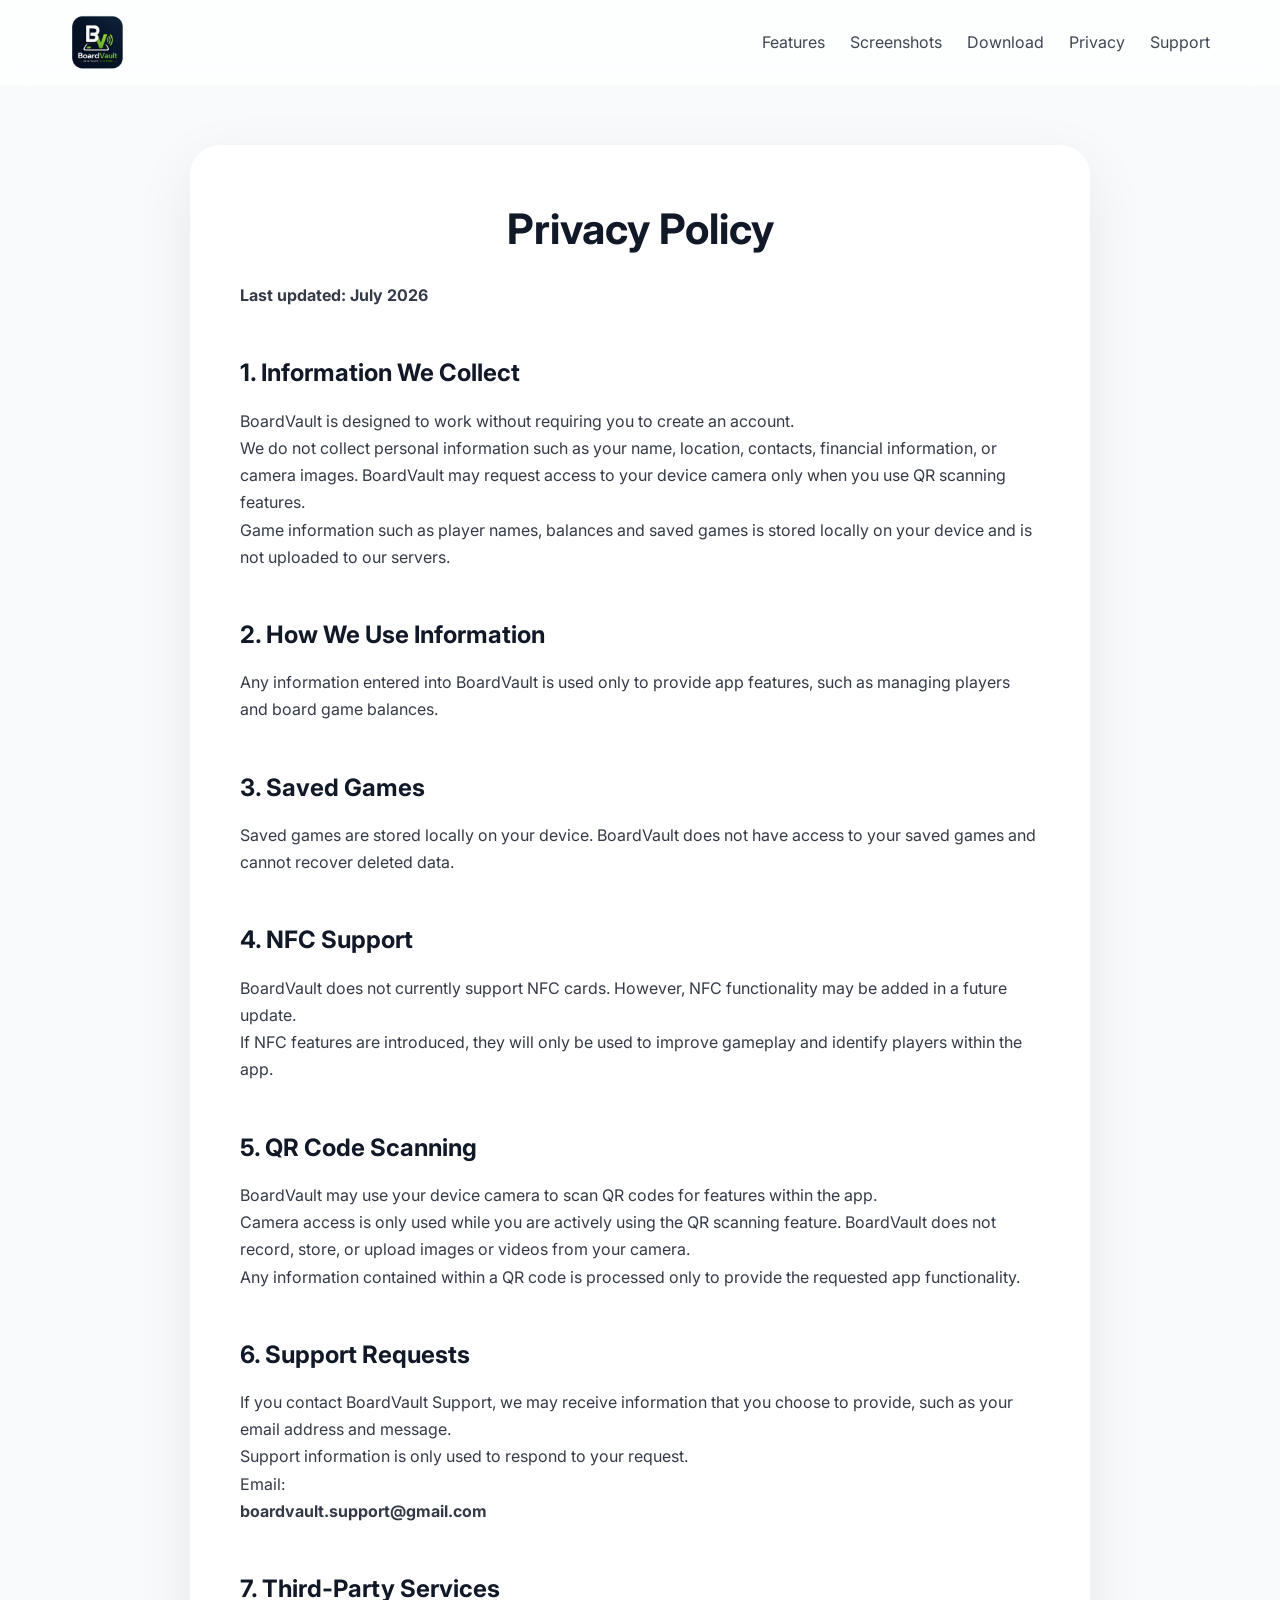
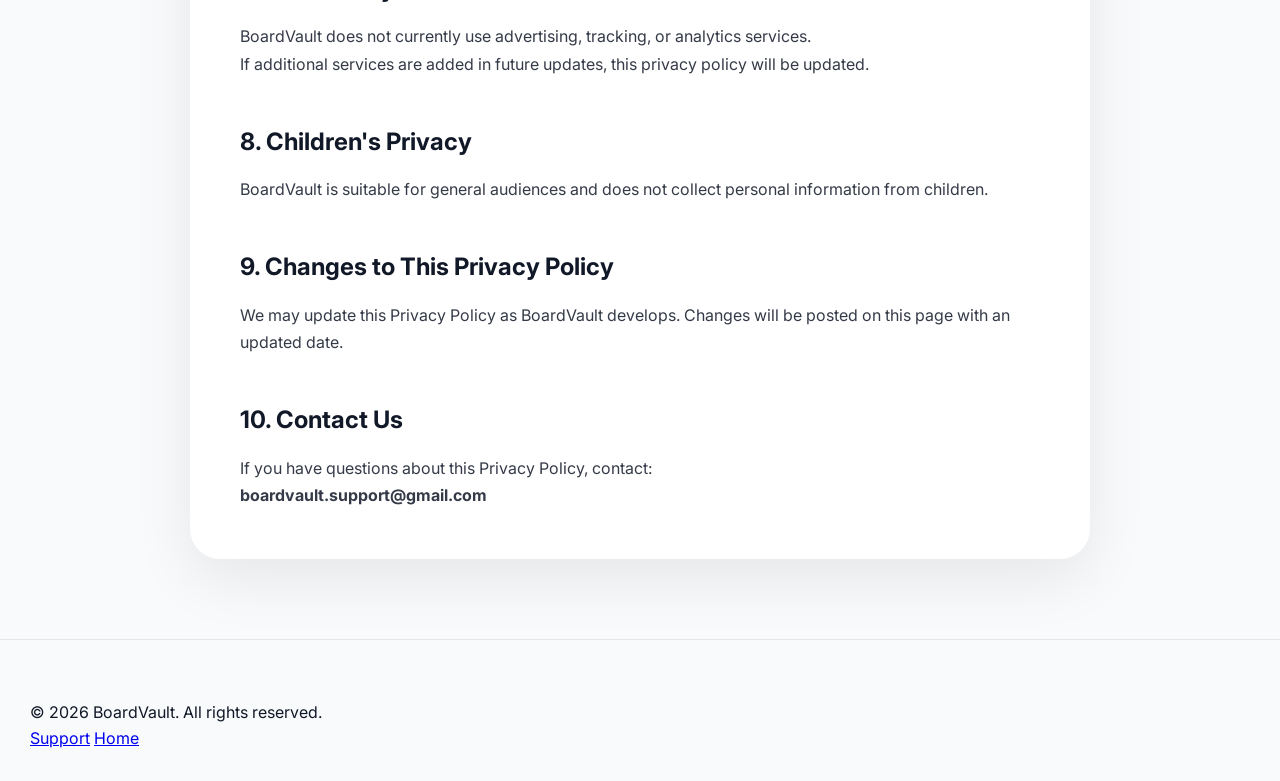
<file: privacy.html>
<!DOCTYPE html>
<html lang="en">

<head>

    <meta charset="UTF-8">
    <meta name="viewport" content="width=device-width, initial-scale=1.0">

    <title>Privacy Policy • BoardVault</title>

    <link rel="icon" type="image/png" href="Images/favicon.png">

    <link rel="stylesheet" href="styles.css">

    <link rel="preconnect" href="https://fonts.googleapis.com">
    <link href="https://fonts.googleapis.com/css2?family=Inter:wght@400;500;600;700;800&display=swap" rel="stylesheet">

</head>


<body>


<header>

<nav class="navbar">

<div class="logo">

<a href="index.html">
<img src="Images/updated_logo.png" alt="BoardVault Logo">
</a>

</div>


<div class="nav-links">

<a href="index.html#features">Features</a>
<a href="index.html#screenshots">Screenshots</a>
<a href="index.html#download">Download</a>
<a href="privacy.html">Privacy</a>
<a href="support.html">Support</a>

</div>

</nav>

</header>



<section class="legal-page">


<h1>Privacy Policy</h1>

<p>
<strong>Last updated: July 2026</strong>
</p>


<h2>1. Information We Collect</h2>

<p>
BoardVault is designed to work without requiring you to create an account.
</p>

<p>
We do not collect personal information such as your name, location, contacts, financial information, or camera images. BoardVault may request access to your device camera only when you use QR scanning features.
</p>

<p>
Game information such as player names, balances and saved games is stored locally on your device and is not uploaded to our servers.
</p>



<h2>2. How We Use Information</h2>

<p>
Any information entered into BoardVault is used only to provide app features, such as managing players and board game balances.
</p>



<h2>3. Saved Games</h2>

<p>
Saved games are stored locally on your device. BoardVault does not have access to your saved games and cannot recover deleted data.
</p>



<h2>4. NFC Support</h2>

<p>
BoardVault does not currently support NFC cards. However, NFC functionality may be added in a future update.
</p>

<p>
If NFC features are introduced, they will only be used to improve gameplay and identify players within the app.
</p>



<h2>5. QR Code Scanning</h2>

<p>
BoardVault may use your device camera to scan QR codes for features within the app.
</p>

<p>
Camera access is only used while you are actively using the QR scanning feature. 
BoardVault does not record, store, or upload images or videos from your camera.
</p>

<p>
Any information contained within a QR code is processed only to provide the requested app functionality.
</p>



<h2>6. Support Requests</h2>

<p>
If you contact BoardVault Support, we may receive information that you choose to provide, such as your email address and message.
</p>

<p>
Support information is only used to respond to your request.
</p>

<p>
Email:
<br>
<strong>boardvault.support@gmail.com</strong>
</p>



<h2>7. Third-Party Services</h2>

<p>
BoardVault does not currently use advertising, tracking, or analytics services.
</p>

<p>
If additional services are added in future updates, this privacy policy will be updated.
</p>



<h2>8. Children's Privacy</h2>

<p>
BoardVault is suitable for general audiences and does not collect personal information from children.
</p>



<h2>9. Changes to This Privacy Policy</h2>

<p>
We may update this Privacy Policy as BoardVault develops. Changes will be posted on this page with an updated date.
</p>



<h2>10. Contact Us</h2>

<p>
If you have questions about this Privacy Policy, contact:
</p>

<p>
<strong>boardvault.support@gmail.com</strong>
</p>


</section>



<footer>

<p>
© 2026 BoardVault. All rights reserved.
</p>

<a href="support.html">Support</a>

<a href="index.html">Home</a>

</footer>



</body>

</html>
</file>
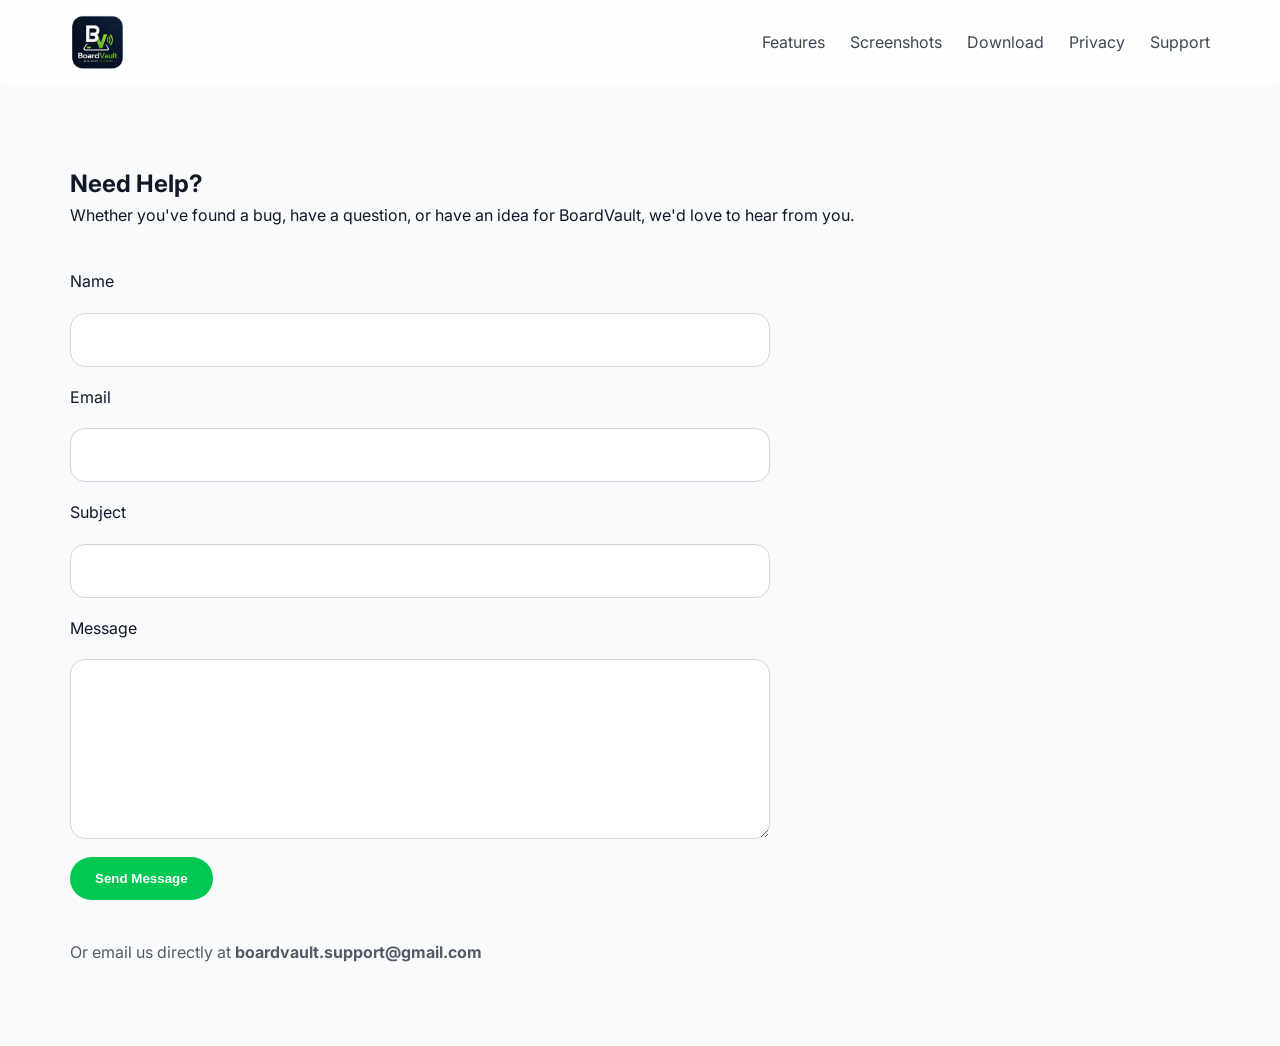
<file: support.html>
<!DOCTYPE html>
<html lang="en">
<head>
    <meta charset="UTF-8">
    <meta name="viewport" content="width=device-width, initial-scale=1.0">

    <title>BoardVault Support</title>

    <link rel="stylesheet" href="styles.css">

    <link rel="preconnect" href="https://fonts.googleapis.com">
    <link href="https://fonts.googleapis.com/css2?family=Inter:wght@400;500;600;700;800&display=swap" rel="stylesheet">
</head>

<body>

<header>

<nav class="navbar">

<div class="logo">
    <a href="index.html">
        <img src="Images/updated_logo.png" alt="BoardVault Logo">
    </a>
</div>

<div class="nav-links">

    <a href="index.html#features">Features</a>
    <a href="index.html#screenshots">Screenshots</a>
    <a href="index.html#download">Download</a>
    <a href="privacy.html">Privacy</a>
    <a href="support.html">Support</a>

</div>

</nav>

</header>


<section>

<h1>Need Help?</h1>

<p class="section-description">
Whether you've found a bug, have a question, or have an idea for BoardVault,
we'd love to hear from you.
</p>


<form
id="supportForm"
action="https://formspree.io/f/xkodoeaq"
method="POST"
class="support-form">

<label>Name</label>

<input
type="text"
name="name"
required>


<label>Email</label>

<input
type="email"
name="email"
required>


<label>Subject</label>

<input
type="text"
name="subject"
required>


<label>Message</label>

<textarea
name="message"
rows="7"
required></textarea>


<input
    type="hidden"
    name="_next"
    value="http://127.0.0.1:5500/thanks.html">


<button
type="submit"
class="button primary">

Send Message

</button>

</form>


<p style="margin-top:40px;opacity:0.7;">
Or email us directly at
<strong>boardvault.support@gmail.com</strong>
</p>

</section>


<script>
const form = document.getElementById("supportForm");

form.addEventListener("submit", async function (event) {
    event.preventDefault();

    const data = new FormData(form);

    try {
        const response = await fetch(form.action, {
            method: "POST",
            body: data,
            headers: {
                "Accept": "application/json"
            }
        });

        if (response.ok) {
            window.location.href = "thanks.html";
        } else {
            alert("Sorry, your message couldn't be sent. Please try again.");
        }

    } catch (error) {
        alert("A network error occurred. Please try again.");
    }
});
</script>

</body>
</html>
</file>
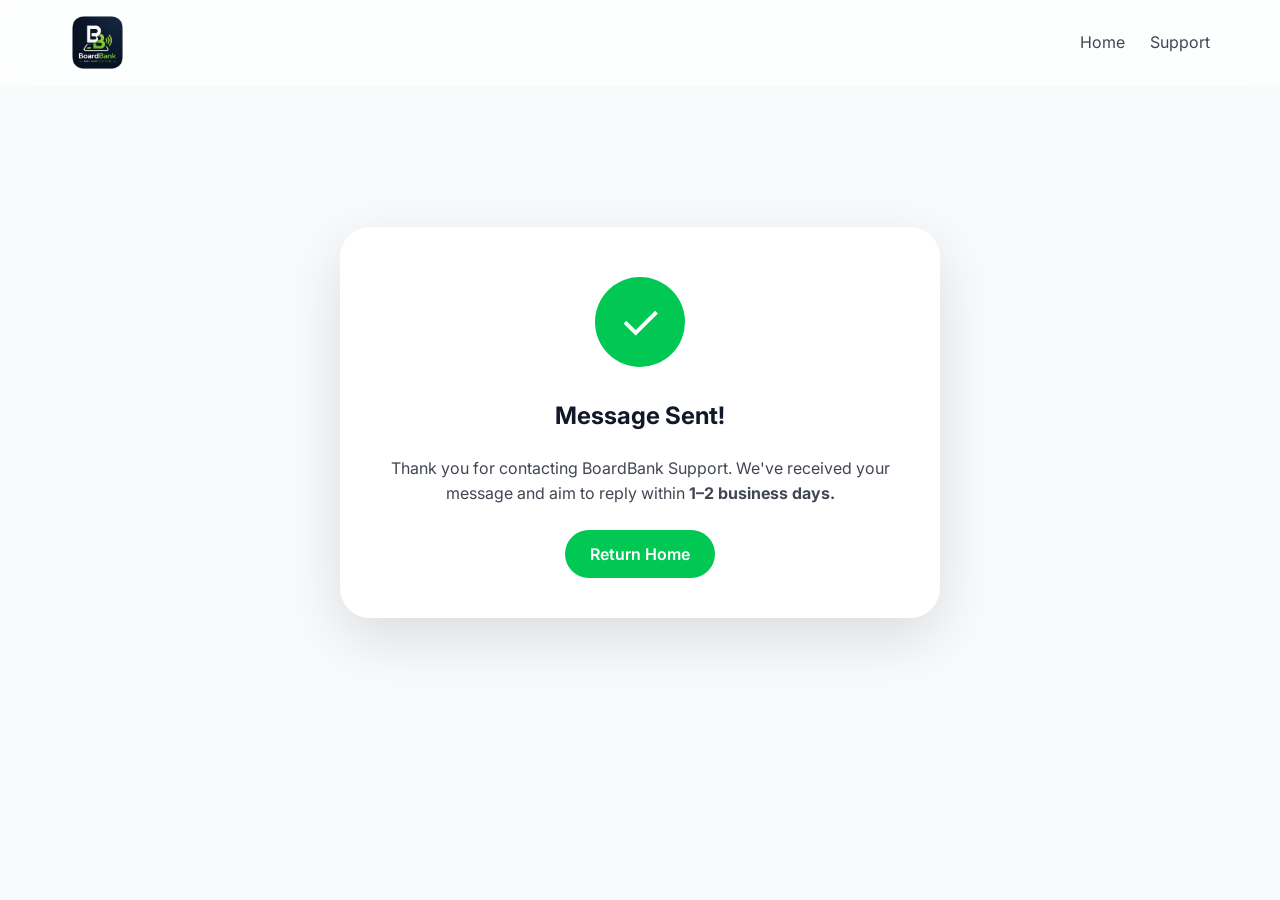
<file: thanks.html>
<!DOCTYPE html>
<html lang="en">
<head>
    <meta charset="UTF-8">
    <meta name="viewport" content="width=device-width, initial-scale=1.0">
    <title>Message Sent • BoardBank</title>

    <link rel="stylesheet" href="styles.css">

    <link rel="preconnect" href="https://fonts.googleapis.com">
    <link href="https://fonts.googleapis.com/css2?family=Inter:wght@400;500;600;700;800&display=swap" rel="stylesheet">
</head>

<body>

<header>
    <nav class="navbar">

        <div class="logo">
            <a href="index.html">
                <img src="Images/logo.png" alt="BoardBank Logo">
            </a>
        </div>

        <div class="nav-links">
            <a href="index.html">Home</a>
            <a href="support.html">Support</a>
        </div>

    </nav>
</header>

<section class="thanks-page">

    <div class="thanks-card">

        <div class="checkmark">
            ✓
        </div>

        <h1>Message Sent!</h1>

        <p>
            Thank you for contacting BoardBank Support.
            We've received your message and aim to reply within
            <strong>1–2 business days.</strong>
        </p>

        <a href="index.html" class="button primary">
            Return Home
        </a>

    </div>

</section>

</body>
</html>
</file>
<file: styles.css>
/* ===================================
   BoardBank Website Styles
   =================================== */


/* ===================================
   Reset & Base
   =================================== */

* {
    box-sizing: border-box;
    margin: 0;
    padding: 0;
}


html {
    scroll-behavior: smooth;
}


body {

    font-family: "Inter", sans-serif;

    background: #f8fafc;

    color: #111827;

    line-height: 1.6;

}



/* ===================================
   Navigation
   =================================== */


header {

    position: sticky;

    top: 0;

    z-index: 10;

    backdrop-filter: blur(15px);

    background: rgba(255, 255, 255, 0.7);

}



.navbar {

    max-width: 1200px;

    margin: auto;

    padding: 20px 30px;

    height: 85px;

    display: flex;

    justify-content: space-between;

    align-items: center;

}



.logo img {

    height: 55px;

    width: auto;

    max-width: 180px;

    object-fit: contain;

    display: block;

    transition: transform 0.3s ease;

}



.logo img:hover {

    transform: scale(1.05);

}



.nav-links {

    display: flex;

    gap: 25px;

}



.nav-links a {

    text-decoration: none;

    color: inherit;

    opacity: 0.8;

    transition: opacity 0.2s ease;

}



.nav-links a:hover {

    opacity: 1;

}




/* ===================================
   Hero Section
   =================================== */


.hero {

    max-width: 1200px;

    margin: auto;

    padding: 100px 30px;

    display: flex;

    align-items: center;

    justify-content: space-between;

    gap: 60px;

}



.hero-text {

    max-width: 600px;

}



.hero h1 {

    font-size: clamp(40px, 6vw, 72px);

    line-height: 1.05;

    font-weight: 800;

}



.hero p {

    margin-top: 25px;

    font-size: 20px;

    opacity: 0.75;

}




/* ===================================
   Buttons
   =================================== */


.buttons {

    margin-top: 40px;

    display: flex;

    gap: 15px;

}



.button {

    padding: 14px 25px;

    border-radius: 999px;

    text-decoration: none;

    font-weight: 600;

    transition: 0.3s ease;

}



.primary {

    background: #00c853;

    color: white;

}



.primary:hover {

    transform: translateY(-3px);

}



.secondary {

    border: 1px solid #d1d5db;

    color: inherit;

}




/* ===================================
   App Screenshot Phone
   =================================== */


.phone {

    width: 280px;

    border-radius: 35px;

    overflow: hidden;

    box-shadow: 0 30px 80px rgba(0,0,0,0.25);

    animation: float 4s ease-in-out infinite;

}



.phone img {

    width: 100%;

    display: block;

    border-radius: 35px;

}



@keyframes float {

    0% {

        transform: translateY(0);

    }


    50% {

        transform: translateY(-15px);

    }


    100% {

        transform: translateY(0);

    }

}




/* ===================================
   General Sections
   =================================== */


section {

    max-width: 1200px;

    margin: auto;

    padding: 80px 30px;

}



section h2 {

    font-size: 42px;

    margin-bottom: 40px;

}




/* ===================================
   Feature Cards
   =================================== */


.feature-grid {

    display: grid;

    grid-template-columns: repeat(auto-fit, minmax(250px, 1fr));

    gap: 25px;

}



.card {

    padding: 30px;

    border-radius: 25px;

    background: white;

    color: #111827;

    transition: 0.3s ease;

}



.card:hover {

    transform: translateY(-5px);

}




/* ===================================
   Screenshot Gallery
   =================================== */


.screenshot-gallery {

    display: flex;

    gap: 30px;

    overflow-x: auto;

    padding: 10px 5px 30px;

    scroll-snap-type: x mandatory;

}



.screenshot-gallery::-webkit-scrollbar {

    height: 10px;

}



.screenshot-card {

    flex: 0 0 220px;

    scroll-snap-align: start;

    border-radius: 30px;

    overflow: hidden;

    box-shadow: 0 20px 50px rgba(0,0,0,0.15);

    transition: transform 0.3s ease;

}



.screenshot-card:hover {

    transform: translateY(-8px);

}



.screenshot-card img {

    width: 100%;

    display: block;

    border-radius: 30px;

}



.scroll-hint {

    opacity: 0.6;

    margin-bottom: 25px;

    font-size: 14px;

}




/* ===================================
   Download Section
   =================================== */


.download-section {

    text-align: center;

    padding-top: 100px;

    padding-bottom: 100px;

}



.download-buttons {

    display: flex;

    justify-content: center;

    gap: 20px;

    margin-top: 40px;

    flex-wrap: wrap;

}



.store-button {

    display: flex;

    align-items: center;

    gap: 15px;

    padding: 15px 25px;

    border-radius: 18px;

    background: #111827;

    color: white;

    text-decoration: none;

    min-width: 200px;

    transition: transform 0.3s ease;

}



.store-button:hover {

    transform: translateY(-5px);

}



.store-button small {

    display: block;

    font-size: 12px;

    opacity: 0.8;

}



.store-button strong {

    display: block;

    font-size: 20px;

}



.store-icon {

    font-size: 32px;

}


/* ===================================
   Support Form
   =================================== */


.support-form {

    display: flex;

    flex-direction: column;

    gap: 18px;

    max-width: 700px;

    margin-top: 40px;

}



.support-form input,
.support-form textarea {

    padding: 16px;

    border-radius: 15px;

    border: 1px solid #d1d5db;

    font-family: inherit;

    font-size: 16px;

}



.support-form textarea {

    resize: vertical;

    min-height: 180px;

}



.support-form button {

    width: fit-content;

    cursor: pointer;

    border: none;

}




/* ===================================
   Thank You Page
   =================================== */


.thanks-page {

    min-height: 75vh;

    display: flex;

    justify-content: center;

    align-items: center;

    padding: 40px;

}



.thanks-card {

    max-width: 600px;

    text-align: center;

    padding: 50px;

    border-radius: 30px;

    background: white;

    box-shadow: 0 20px 60px rgba(0,0,0,0.12);

}



.checkmark {

    width: 90px;

    height: 90px;

    margin: 0 auto 30px;

    border-radius: 50%;

    background: #00c853;

    color: white;

    font-size: 50px;

    display: flex;

    justify-content: center;

    align-items: center;

    animation: pop 0.5s ease;

}



.thanks-card h1 {

    margin-bottom: 20px;

}



.thanks-card p {

    margin-bottom: 35px;

    opacity: .8;

}



@keyframes pop {

    0% {

        transform: scale(.2);

        opacity: 0;

    }


    100% {

        transform: scale(1);

        opacity: 1;

    }

}




/* ===================================
   Privacy / Legal Pages
   =================================== */


.legal-page {

    max-width: 900px;

    margin: 60px auto;

    padding: 50px;

    background: white;

    border-radius: 30px;

    box-shadow: 0 20px 60px rgba(0,0,0,0.08);

}



.legal-page h1 {

    text-align: center;

    font-size: 42px;

    margin-bottom: 20px;

}



.legal-page h2 {

    margin-top: 45px;

    margin-bottom: 15px;

    font-size: 24px;

}



.legal-page p {

    line-height: 1.7;

    opacity: 0.85;

}




/* ===================================
   Footer
   =================================== */


footer {

    margin-top: 80px;

    padding: 60px 30px 30px;

    border-top: 1px solid rgba(0,0,0,0.08);

}



.footer-container {

    max-width: 1100px;

    margin: auto;

    display: grid;

    grid-template-columns: 2fr 1fr 1fr;

    gap: 50px;

}



.footer-brand img {

    height: 45px;

    width: auto;

    max-width: 160px;

    object-fit: contain;

}



.footer-brand p {

    margin-top: 15px;

    opacity: .7;

}



.footer-links,
.footer-contact {

    display: flex;

    flex-direction: column;

    gap: 12px;

}



.footer-links h3,
.footer-contact h3 {

    margin-bottom: 10px;

}



.footer-links a {

    color: inherit;

    text-decoration: none;

    opacity: .75;

}



.footer-links a:hover {

    opacity: 1;

}



.footer-contact p {

    opacity: .75;

}



.footer-bottom {

    max-width: 1100px;

    margin: 40px auto 0;

    padding-top: 25px;

    border-top: 1px solid rgba(0,0,0,0.08);

    text-align: center;

    opacity: .6;

}




/* ===================================
   Dark Mode
   =================================== */


@media (prefers-color-scheme: dark) {


    body {

        background: #0b1220;

        color: white;

    }



    header {

        background: rgba(11,18,32,0.7);

    }



    .card,
    .thanks-card,
    .legal-page {

        background: #161f2e;

        color: white;

    }



    .secondary {

        border-color: #374151;

        color: white;

    }



    .store-button {

        background: white;

        color: #111827;

    }


}




/* ===================================
   Mobile Optimisation
   =================================== */


@media (max-width:700px) {


    .navbar {

        padding: 15px 20px;

        height: auto;

        flex-direction: column;

        gap: 15px;

    }



    .nav-links {

        gap: 15px;

        flex-wrap: wrap;

        justify-content: center;

        font-size: 14px;

    }



    .logo img {

        height: 45px;

    }



    .hero {

        flex-direction: column;

        text-align: center;

        padding: 60px 20px;

        gap: 40px;

    }



    .hero h1 {

        font-size: 42px;

    }



    .hero p {

        font-size: 18px;

    }



    .buttons {

        flex-direction: column;

        align-items: center;

    }



    .button {

        width: 100%;

        max-width: 300px;

        text-align: center;

    }



    section {

        padding: 60px 20px;

    }



    section h2 {

        font-size: 32px;

        text-align: center;

    }



    .feature-grid {

        grid-template-columns: 1fr;

    }



    .card {

        padding: 25px;

    }



    .screenshot-card {

        flex: 0 0 230px;

    }



    .store-button {

        width: 100%;

        max-width: 300px;

    }



    .footer-container {

        grid-template-columns: 1fr;

        text-align: center;

    }



    .footer-brand img {

        margin: auto;

    }



    .legal-page {

        margin: 30px 20px;

        padding: 30px 25px;

        border-radius: 20px;

    }



    .legal-page h1 {

        font-size: 34px;

    }



    .legal-page h2 {

        font-size: 21px;

    }


}
</file>
